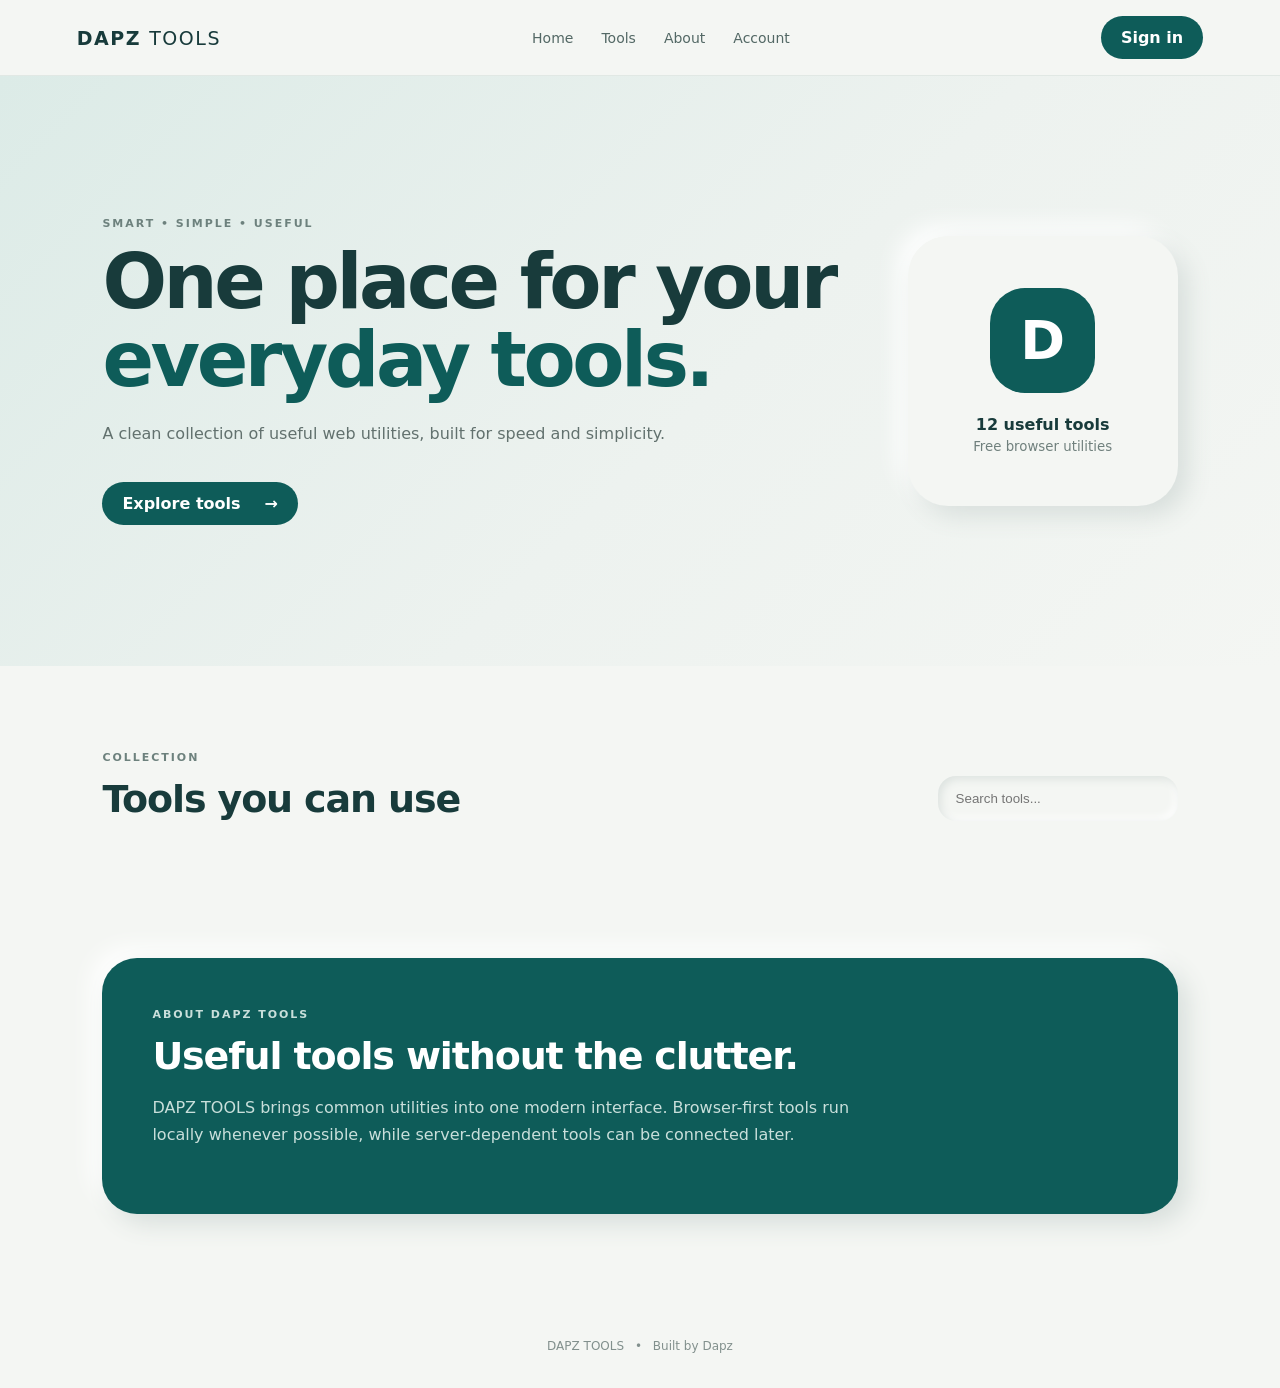
<file: index.html>
<!doctype html>
<html lang="id">
 <head>
  <meta charset="utf-8"/>
  <meta content="width=device-width,initial-scale=1" name="viewport"/>
  <title>
   DAPZ TOOLS
  </title>
  <link href="assets/css/style.css" rel="stylesheet"/>
 </head>
 <body>
  <header class="topbar">
   <a class="brand" href="./">
    DAPZ
    <span>
     TOOLS
    </span>
   </a>
   <nav>
    <a href="#home">
     Home
    </a>
    <a href="#tools">
     Tools
    </a>
    <a href="#about">
     About
    </a>
    <a href="account.html">
     Account
    </a>
   </nav>
   <a class="pill" href="account.html">
    Sign in
   </a>
  </header>
  <main>
   <section class="hero" id="home">
    <div>
     <p class="eyebrow">
      SMART &bull; SIMPLE &bull; USEFUL
     </p>
     <h1>
      One place for your
      <br/>
      <span>
       everyday tools.
      </span>
     </h1>
     <p class="lead">
      A clean collection of useful web utilities, built for speed and simplicity.
     </p>
     <a class="primary" href="#tools">
      Explore tools
      <b>
       &rarr;
      </b>
     </a>
    </div>
    <div class="hero-card">
     <div class="orb">
      D
     </div>
     <p>
      12 useful tools
     </p>
     <small>
      Free browser utilities
     </small>
    </div>
   </section>
   <section id="tools">
    <div class="section-head">
     <div>
      <p class="eyebrow">
       COLLECTION
      </p>
      <h2>
       Tools you can use
      </h2>
     </div>
     <input autocomplete="off" id="search" placeholder="Search tools..."/>
    </div>
    <div class="grid" id="toolGrid">
    </div>
   </section>
   <section class="about" id="about">
    <p class="eyebrow">
     ABOUT DAPZ TOOLS
    </p>
    <h2>
     Useful tools without the clutter.
    </h2>
    <p>
     DAPZ TOOLS brings common utilities into one modern interface. Browser-first tools run locally whenever possible, while server-dependent tools can be connected later.
    </p>
   </section>
  </main>
  <footer>
   DAPZ TOOLS
   <span>
    &bull;
   </span>
   Built by Dapz
  </footer>
  <script src="assets/js/pages/home.js" type="module">
  </script>
 </body>
</html>
</file>
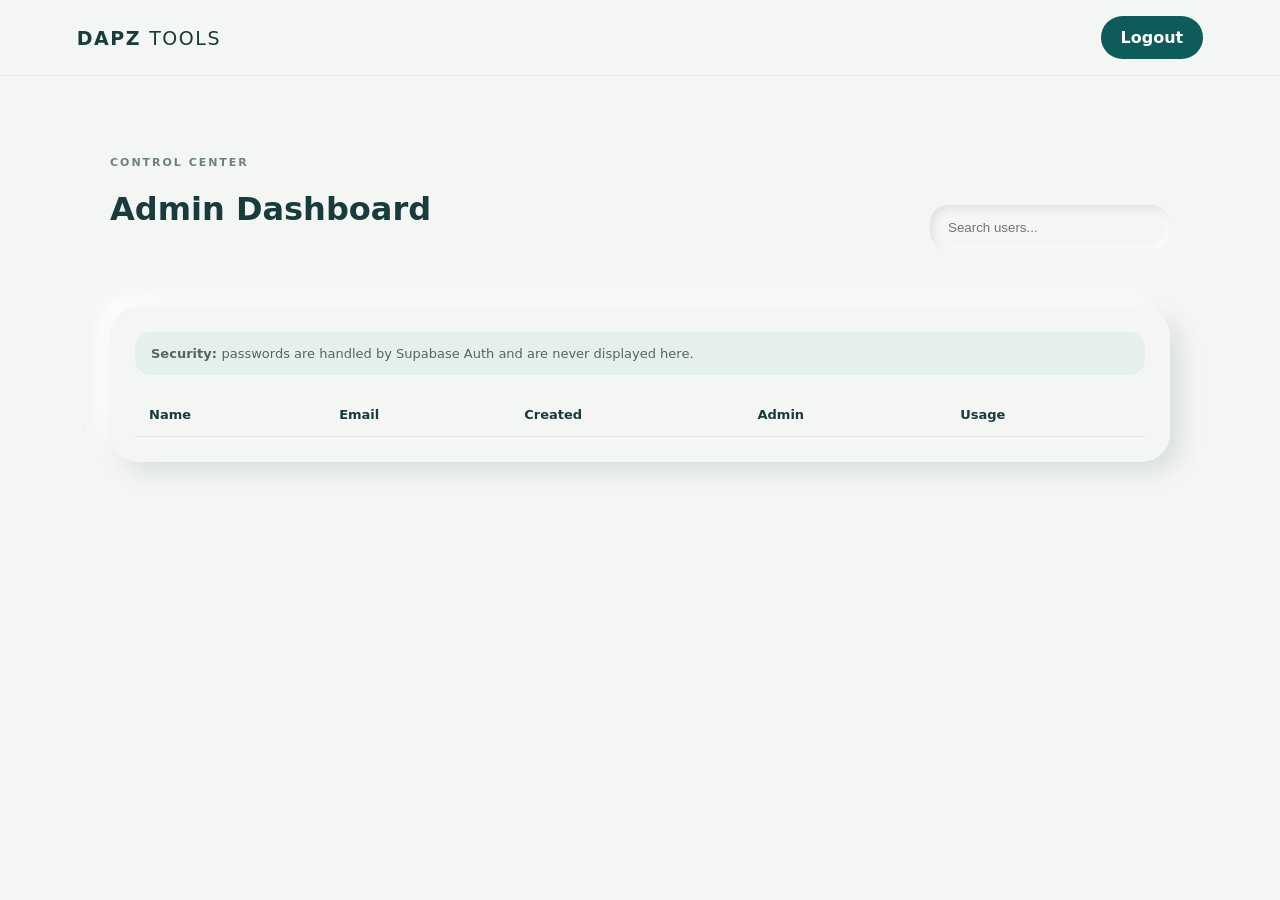
<file: admin/index.html>
<!doctype html>
<html lang="id">
 <head>
  <meta charset="utf-8"/>
  <meta content="width=device-width,initial-scale=1" name="viewport"/>
  <title>
   Admin &mdash; DAPZ TOOLS
  </title>
  <link href="../assets/css/style.css" rel="stylesheet"/>
 </head>
 <body>
  <header class="topbar">
   <a class="brand" href="../">
    DAPZ
    <span>
     TOOLS
    </span>
   </a>
   <a class="pill" id="logout">
    Logout
   </a>
  </header>
  <main class="admin-wrap">
   <div class="section-head">
    <div>
     <p class="eyebrow">
      CONTROL CENTER
     </p>
     <h1>
      Admin Dashboard
     </h1>
    </div>
    <input id="userSearch" placeholder="Search users..."/>
   </div>
   <div class="stats" id="stats">
   </div>
   <section class="table-card">
    <div class="security-note">
     <b>
      Security:
     </b>
     passwords are handled by Supabase Auth and are never displayed here.
    </div>
    <div class="table-scroll">
     <table>
      <thead>
       <tr>
        <th>
         Name
        </th>
        <th>
         Email
        </th>
        <th>
         Created
        </th>
        <th>
         Admin
        </th>
        <th>
         Usage
        </th>
       </tr>
      </thead>
      <tbody id="users">
      </tbody>
     </table>
    </div>
   </section>
   <p class="status" id="status">
   </p>
  </main>
  <script src="../assets/js/pages/admin.js" type="module">
  </script>
 </body>
</html>
</file>
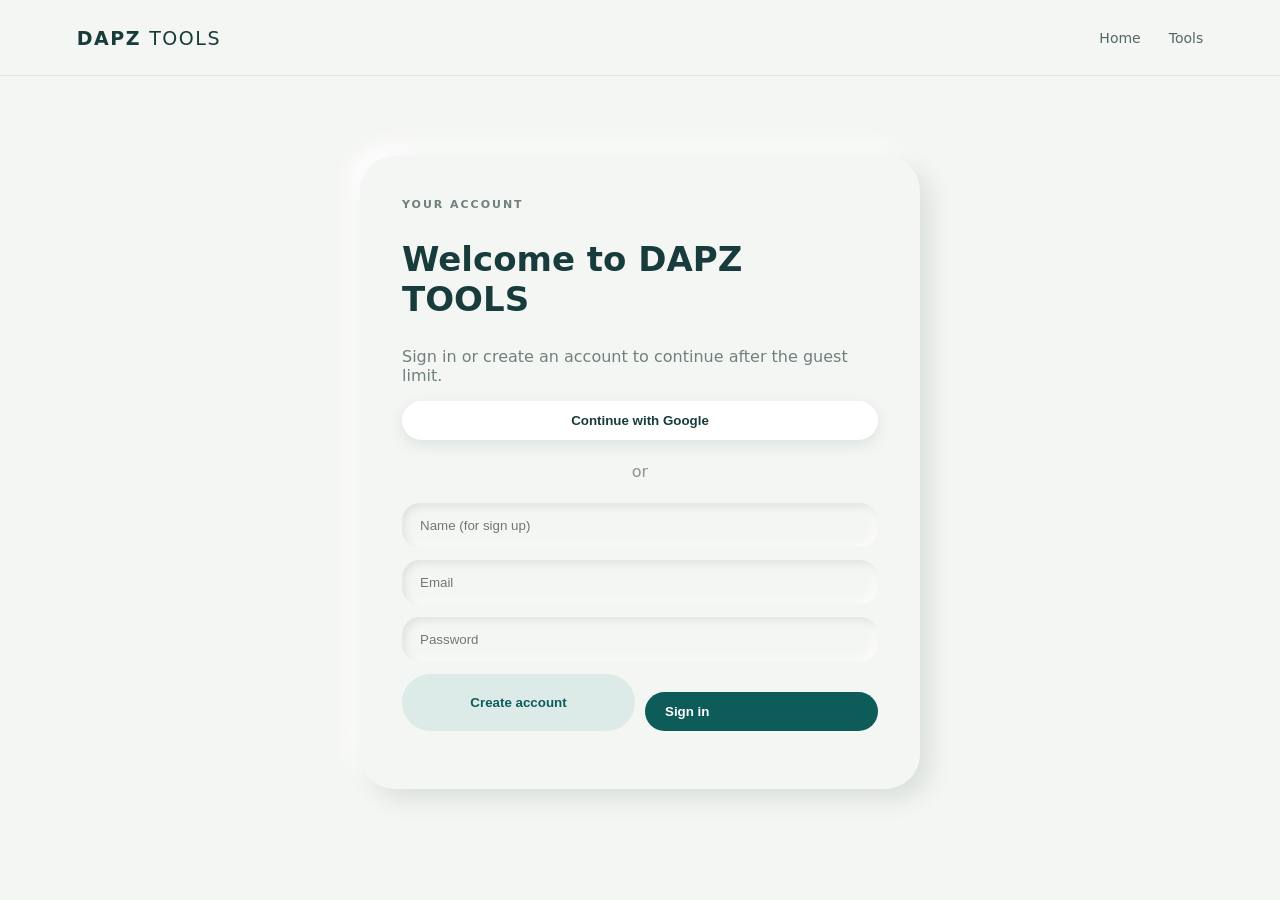
<file: account.html>
<!doctype html>
<html lang="id">
 <head>
  <meta charset="utf-8"/>
  <meta content="width=device-width,initial-scale=1" name="viewport"/>
  <title>
   Account &mdash; DAPZ TOOLS
  </title>
  <link href="assets/css/style.css" rel="stylesheet"/>
 </head>
 <body>
  <header class="topbar">
   <a class="brand" href="index.html">
    DAPZ
    <span>
     TOOLS
    </span>
   </a>
   <nav>
    <a href="index.html">
     Home
    </a>
    <a href="index.html#tools">
     Tools
    </a>
   </nav>
  </header>
  <main class="account-wrap">
   <section class="auth-card">
    <p class="eyebrow">
     YOUR ACCOUNT
    </p>
    <h1>
     Welcome to DAPZ TOOLS
    </h1>
    <p class="muted">
     Sign in or create an account to continue after the guest limit.
    </p>
    <button class="google" id="google">
     Continue with Google
    </button>
    <div class="divider">
     <span>
      or
     </span>
    </div>
    <form id="authForm">
     <input id="name" placeholder="Name (for sign up)"/>
     <input id="email" placeholder="Email" required="" type="email"/>
     <input id="password" minlength="6" placeholder="Password" required="" type="password"/>
     <div class="auth-actions">
      <button class="secondary" id="signup" type="button">
       Create account
      </button>
      <button class="primary" type="submit">
       Sign in
      </button>
     </div>
    </form>
    <p class="status" id="status">
    </p>
    <div class="session-box hidden" id="sessionBox">
    </div>
   </section>
  </main>
  <script src="assets/js/pages/account.js" type="module">
  </script>
 </body>
</html>
</file>
<file: assets/css/style.css>
:root {
  --ink:#183b3b;
  --teal:#0e5c59;
  --mint:#dcebe7;
  --paper:#f4f6f3;
  --muted:#70807d;
  --shadow:10px 10px 25px #d8dfdc,-10px -10px 25px #fff
}

* {
  box-sizing:border-box
}

html {
  scroll-behavior:smooth
}

body {
  margin:0;
  background:var(--paper);
  color:var(--ink);
  font-family:Inter,system-ui,-apple-system,Segoe UI,sans-serif
}

a {
  text-decoration:none;
  color:inherit
}

.topbar {
  height:76px;
  display:flex;
  align-items:center;
  justify-content:space-between;
  padding:0 6%;
  position:sticky;
  top:0;
  z-index:5;
  background:#f4f6f3ee;
  backdrop-filter:blur(14px);
  border-bottom:1px solid #e1e8e4
}

.brand {
  font-weight:900;
  letter-spacing:.08em;
  font-size:19px
}

.brand span {
  font-weight:500
}

.topbar nav {
  display:flex;
  gap:28px;
  color:#536865;
  font-size:14px
}

.pill,.primary,.secondary,.google {
  border:0;
  border-radius:999px;
  padding:12px 20px;
  font-weight:700;
  cursor:pointer
}

.pill,.primary {
  background:var(--teal);
  color:#fff
}

.hero {
  min-height:590px;
  padding:80px 8%;
  display:flex;
  align-items:center;
  justify-content:space-between;
  gap:40px;
  background:linear-gradient(135deg,#dcebe7 0,#edf2ef 55%,#f4f6f3 100%)
}

.eyebrow {
  font-size:11px;
  letter-spacing:.18em;
  font-weight:800;
  color:#6d817d;
  margin:0 0 13px
}

.hero h1 {
  font-size:clamp(42px,6vw,76px);
  line-height:1.02;
  margin:0 0 22px;
  letter-spacing:-.045em
}

.hero h1 span {
  color:var(--teal)
}

.lead {
  max-width:570px;
  color:#62716e;
  line-height:1.7
}

.primary {
  display:inline-flex;
  gap:24px;
  align-items:center;
  margin-top:18px
}

.hero-card {
  width:270px;
  height:270px;
  border-radius:40px;
  background:var(--paper);
  box-shadow:var(--shadow);
  display:flex;
  flex-direction:column;
  align-items:center;
  justify-content:center;
  text-align:center
}

.orb {
  width:105px;
  height:105px;
  border-radius:35px;
  background:var(--teal);
  color:#fff;
  display:grid;
  place-items:center;
  font-size:54px;
  font-weight:900
}

.hero-card p {
  font-weight:800;
  margin:22px 0 5px
}

.hero-card small {
  color:var(--muted)
}

section#tools {
  padding:85px 8%
}

.section-head {
  display:flex;
  justify-content:space-between;
  align-items:end;
  gap:20px;
  margin-bottom:32px
}

.section-head h2,.about h2 {
  font-size:38px;
  letter-spacing:-.03em;
  margin:0
}

.section-head input,.auth-card input,.admin-wrap input {
  border:0;
  outline:0;
  border-radius:18px;
  padding:15px 18px;
  background:var(--paper);
  box-shadow:inset 3px 3px 8px #dce2df,inset -3px -3px 8px #fff;
  min-width:240px;
  color:var(--ink)
}

.grid {
  display:grid;
  grid-template-columns:repeat(4,1fr);
  gap:22px
}

.tool {
  background:var(--paper);
  border-radius:27px;
  padding:25px;
  box-shadow:var(--shadow);
  transition:.2s
}

.tool:hover {
  transform:translateY(-4px)
}

.tool .icon {
  width:48px;
  height:48px;
  border-radius:16px;
  background:var(--mint);
  display:grid;
  place-items:center;
  font-weight:900;
  color:var(--teal);
  margin-bottom:22px
}

.tool h3 {
  margin:0 0 8px;
  font-size:18px
}

.tool p {
  color:var(--muted);
  font-size:13px;
  line-height:1.5;
  min-height:40px
}

.tool button {
  width:100%;
  margin-top:10px;
  padding:11px;
  border:0;
  border-radius:13px;
  background:#e6eeeb;
  color:var(--teal);
  font-weight:800;
  cursor:pointer
}

.about {
  margin:20px 8% 90px;
  padding:50px;
  border-radius:35px;
  background:var(--teal);
  color:#fff;
  box-shadow:var(--shadow)
}

.about .eyebrow,.about p {
  color:#c9dfdb
}

.about h2 {
  max-width:700px
}

.about>p:last-child {
  max-width:720px;
  line-height:1.7
}

.account-wrap,.admin-wrap {
  max-width:1100px;
  margin:60px auto;
  padding:20px
}

.auth-card {
  max-width:560px;
  margin:auto;
  padding:42px;
  border-radius:35px;
  background:var(--paper);
  box-shadow:var(--shadow)
}

.auth-card h1 {
  font-size:34px
}

.muted,.status {
  color:var(--muted)
}

.google {
  width:100%;
  background:#fff;
  color:var(--ink);
  box-shadow:0 5px 15px #dce2df
}

.divider {
  text-align:center;
  margin:22px 0;
  color:#899692
}

.auth-card form {
  display:grid;
  gap:12px
}

.auth-actions {
  display:flex;
  gap:10px
}

.auth-actions>* {
  flex:1
}

.secondary {
  background:#dcebe7;
  color:var(--teal)
}

.session-box {
  margin-top:22px;
  padding:18px;
  border-radius:18px;
  background:#e1eee9
}

.hidden {
  display:none
}

.stats {
  display:grid;
  grid-template-columns:repeat(3,1fr);
  gap:18px;
  margin:25px 0
}

.stat {
  padding:25px;
  border-radius:25px;
  background:var(--paper);
  box-shadow:var(--shadow)
}

.stat b {
  display:block;
  font-size:30px
}

.table-card {
  padding:25px;
  border-radius:28px;
  background:var(--paper);
  box-shadow:var(--shadow)
}

.security-note {
  padding:14px 16px;
  border-radius:16px;
  background:#e5efec;
  color:#526764;
  margin-bottom:18px;
  font-size:13px
}

.table-scroll {
  overflow:auto
}

table {
  width:100%;
  border-collapse:collapse
}

th,td {
  text-align:left;
  padding:14px;
  border-bottom:1px solid #dfe6e3;
  font-size:13px
}

footer {
  text-align:center;
  padding:35px;
  color:#82908d;
  font-size:12px
}

footer span {
  margin:0 7px
}

@media(max-width:900px) {
  .grid {
    grid-template-columns:repeat(2,1fr)
  }

  .hero {
    padding-top:55px
  }

  .hero-card {
    display:none
  }
}

@media(max-width:600px) {
  .topbar {
    padding:0 20px
  }

  .topbar nav {
    display:none
  }

  .hero {
    padding:55px 22px
  }

  .hero h1 {
    font-size:46px
  }

  section#tools {
    padding:55px 22px
  }

  .grid {
    grid-template-columns:1fr
  }

  .section-head {
    align-items:stretch;
    flex-direction:column
  }

  .section-head input {
    width:100%
  }

  .about {
    margin:10px 22px 60px;
    padding:32px
  }

  .auth-card {
    padding:28px
  }

  .stats {
    grid-template-columns:1fr
  }

  .admin-wrap {
    padding:12px
  }
}
</file>
